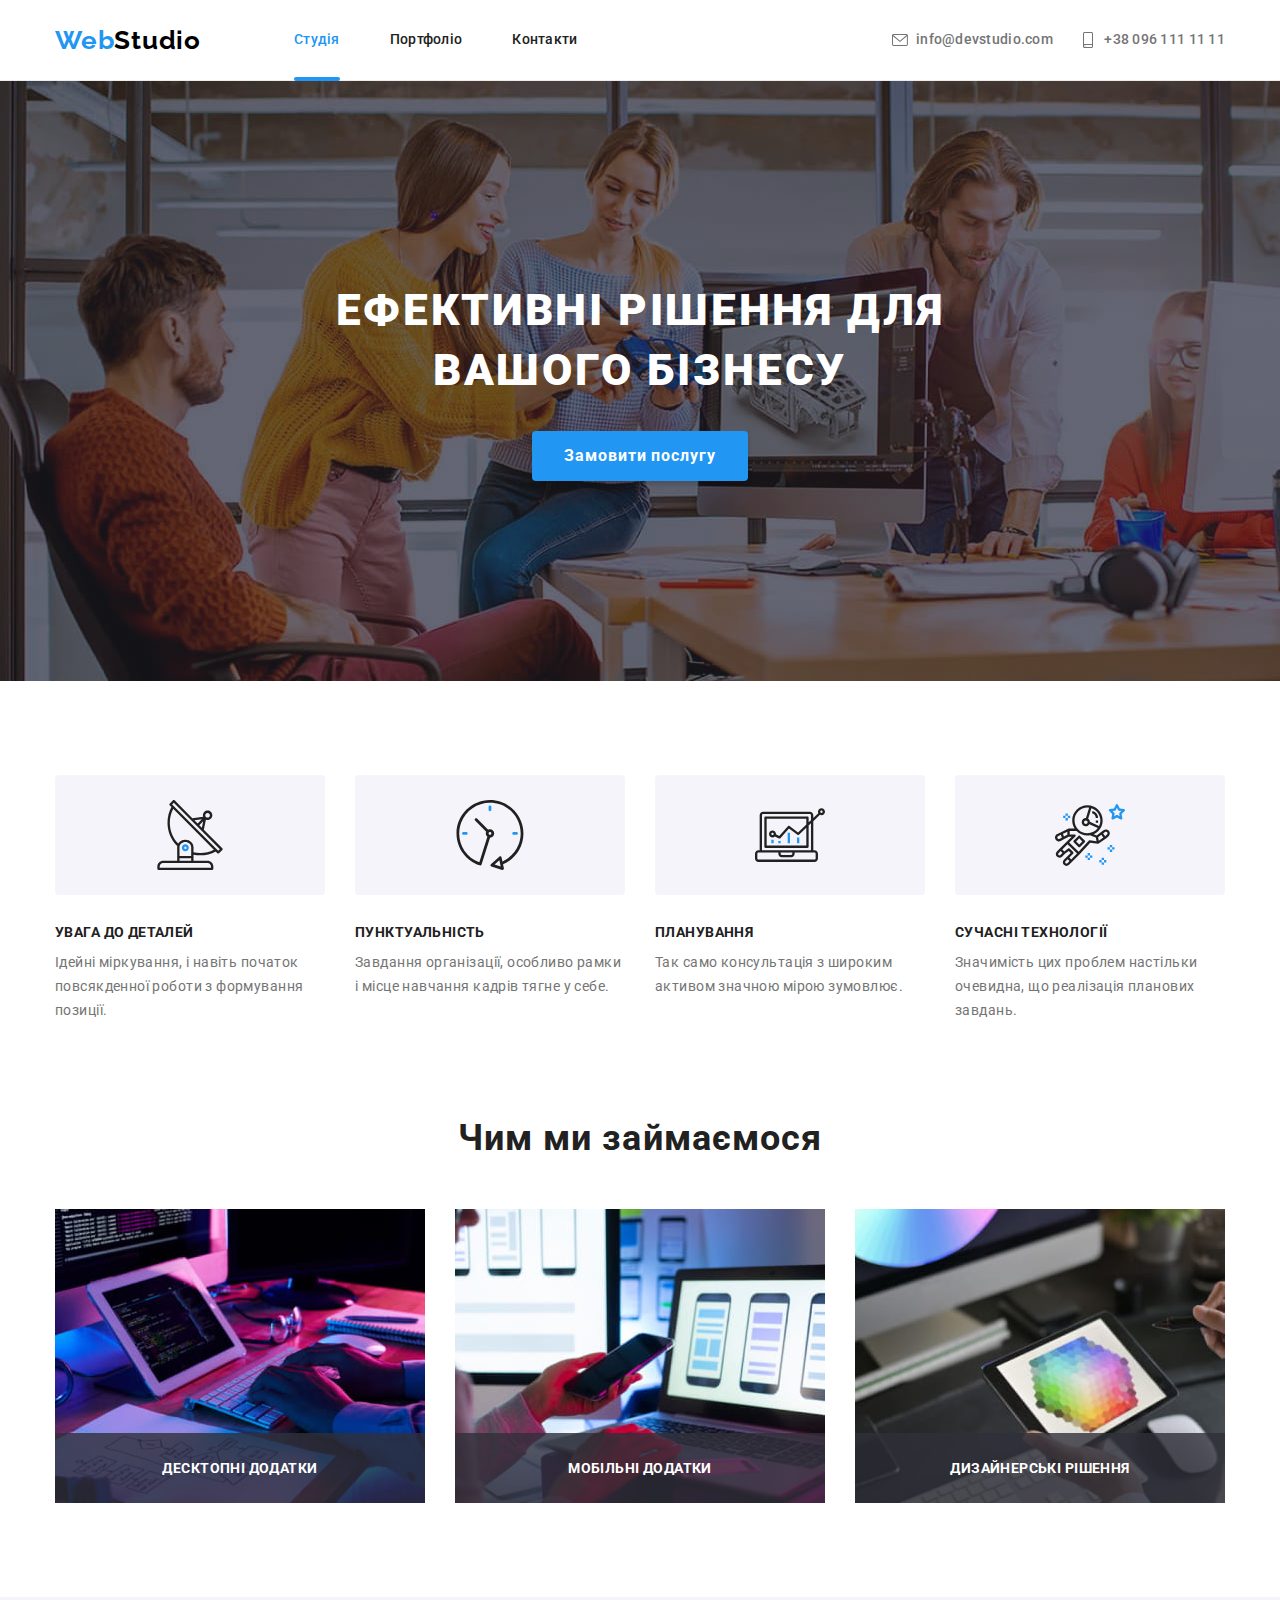
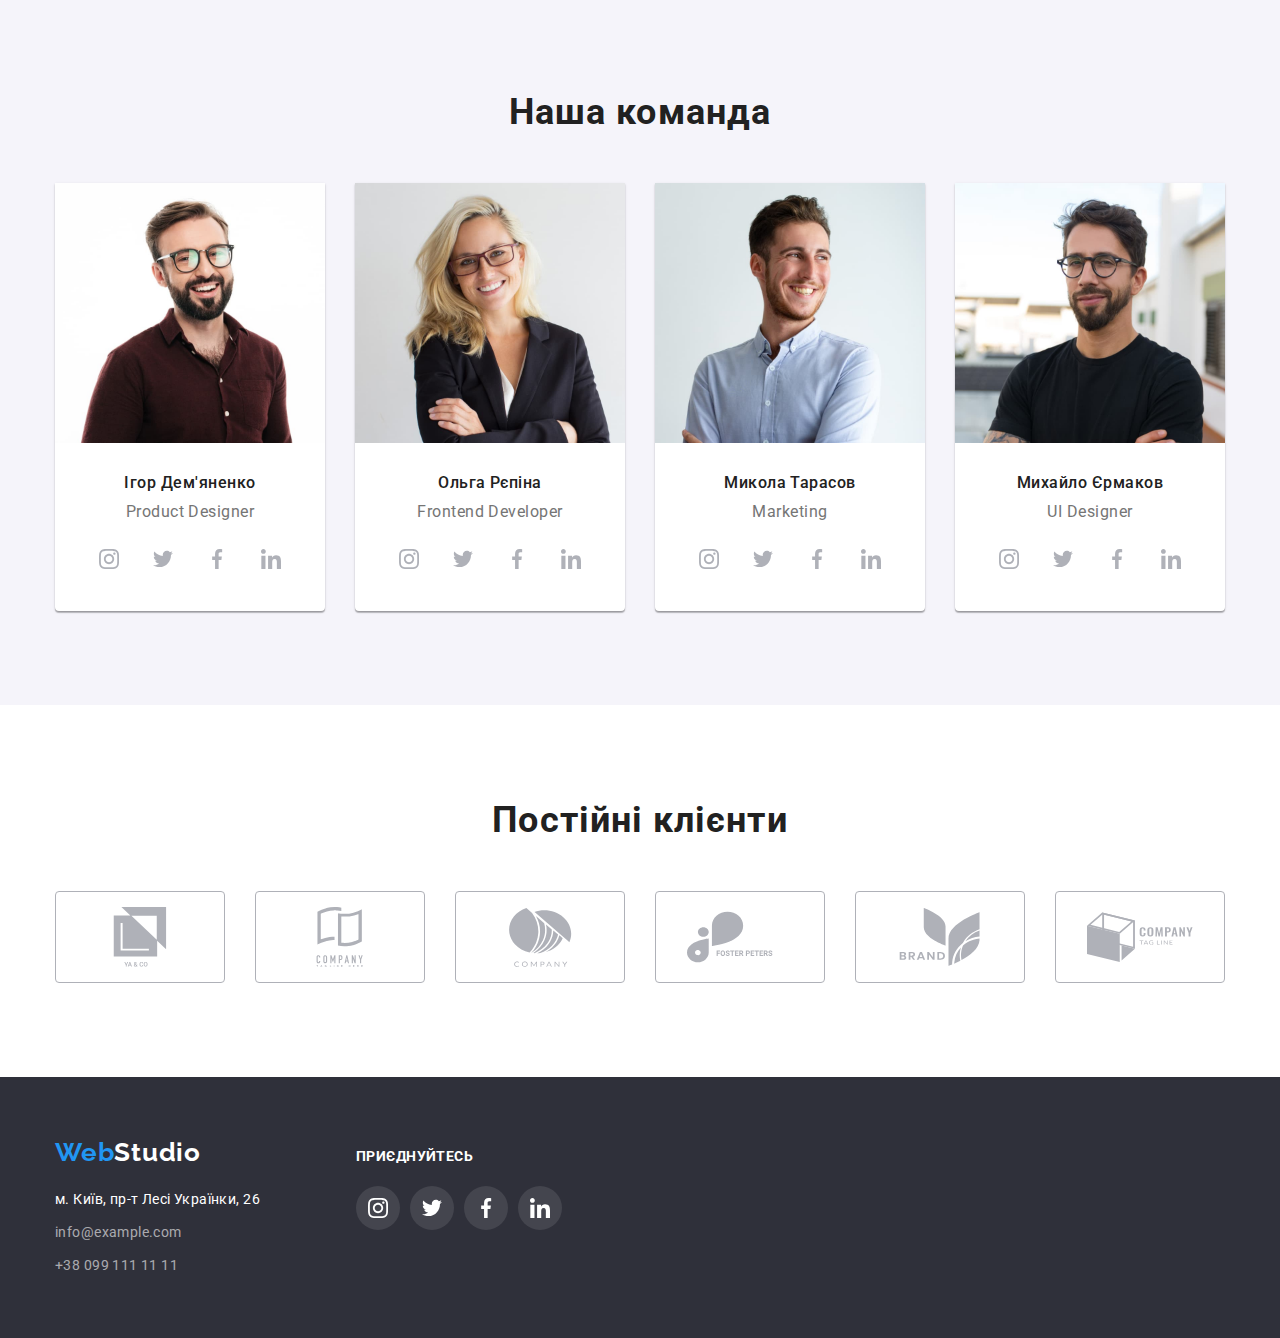
<file: index.html>
<!DOCTYPE html>
<html lang="uk">
<head>
    <meta charset="UTF-8">
    <meta http-equiv="X-UA-Compatible" content="IE=edge">
    <meta name="viewport" content="width=device-width, initial-scale=1.0">
    <title>Web Studio</title>
    <link rel="preconnect" href="https://fonts.googleapis.com">
    <link rel="preconnect" href="https://fonts.gstatic.com" crossorigin>
    <link href="https://fonts.googleapis.com/css2?family=Raleway:wght@700&family=Roboto:wght@400;500;700;900&display=swap"
        rel="stylesheet">
    <link rel="stylesheet" href="https://cdn.jsdelivr.net/npm/modern-normalize@1.1.0/modern-normalize.min.css">
    <link rel="stylesheet" href="./css/style.css">
    
</head>

<body>
    <header class="page-header"> <!--шапка сторінки-->
       <div class="page-header-container container">
            <a class="logo-accent header-logo link" href="./index.html">Web<span class="top-logo">Studio</span>
            </a>
        <nav>
            <ul class="menu-container">
                <li class="list"><a class="menu-links link current" href="./index.html">Студія</a></li>
                <li class="list"><a class="menu-links link" href="./portfolio.html">Портфоліо</a></li>
                <li class="list"><a class="menu-links link" href="">Контакти</a></li>
            </ul>
        </nav>
        <ul class="contacts-container">
            <li class="contacts-item-maill list">
                <a class="contacts-links link" href="mailto:info@devstudio.com">
                <svg lang="en" aria-label="e-mail icon" width="16" height="12">
                    <use href="./images/sprite.svg#envelope"></use>
                </svg>
                    info@devstudio.com</a>
            </li>
            <li class="contacts-item-tell list">
                <a class="contacts-links link" href="tel:+380961111111">
                    <svg lang="en" aria-label="phone icon" width="10" height="16">
                        <use href="./images/sprite.svg#smartphone"></use>
                    </svg>
                    +38 096 111 11 11</a>
            </li>
        </ul>
       </div>
    </header>

    <main> <!--Основний контент-->
        <section class="hero"> <!--Секція 1-->
            <div class="container">
                <h1 class="hero-slogan">Ефективні рішення для вашого бізнесу</h1>
                <button type="button" class="hero-btn" data-modal-open>Замовити послугу</button>
            </div>
        </section>

        <section  class="section"><!--Секція 2-->
            <div class="container">
                <h2 class="visually-hidden">Наші переваги</h2>
            <ul class="features-list list">
                <li class="features-item">
                    <div class="thumb-features">
                        <svg width="70" height="70">
                            <use href="./images/sprite.svg#antenna"></use>
                        </svg>
                    </div>
                    <h3 class="features-headers">Увага до деталей</h3>
                    <p class="features-description">Ідейні міркування, і навіть початок повсякденної роботи з формування позиції.
                    </p>
                </li>
            
                <li class="features-item">
                    <div class="thumb-features">
                        <svg width="70" height="70">
                            <use href="./images/sprite.svg#clock"></use>
                        </svg>
                    </div>
                    <h3 class="features-headers">Пунктуальність</h3>
                    <p class="features-description">Завдання організації, особливо рамки і місце навчання кадрів тягне у себе.</p>
                </li>
            
                <li class="features-item">
                    <div class="thumb-features">
                        <svg width="70" height="70">
                            <use href="./images/sprite.svg#diagram"></use>
                        </svg>
                    </div>
                    <h3 class="features-headers">Планування</h3>
                    <p class="features-description">Так само консультація з широким активом значною мірою зумовлює.</p>
                </li>
            
                <li class="features-item">
                    <div class="thumb-features">
                        <svg width="70" height="70">
                            <use href="./images/sprite.svg#astronaut"></use>
                        </svg>
                    </div>
                    <h3 class="features-headers">Сучасні технології</h3>
                    <p class="features-description">Значимість цих проблем настільки очевидна, що реалізація планових завдань.</p>
                </li>
            </ul>
            </div>
        </section>

        <section class="section directions"><!--Секція 3-->
            <div class="container">
                <h2 class="directions-header">Чим ми займаємося</h2>
                <ul class="directions-list list">
                    <li class="directions-list-item">
                        <img src="./images/box_1.jpg" alt="Процес написання коду на комп'ютері з додатковим екраном планшета" width="370">
                        <p class="direction-label">Десктопні додатки</p>
                    </li>
                    <li class="directions-list-item">
                        <img src="./images/box_2.jpg" alt="На екрані ноутбука три види інтерфейсу мобільного додатку" width="370">
                        <p class="direction-label">Мобільні додатки</p>
                    </li>
                    <li class="directions-list-item">
                        <img src="./images/box_3.jpg" alt="Дизайнер на планшеті вибирає колір з палітри кольорів" width="370">
                            <p class="direction-label">Дизайнерські рішення</p>
                    </li>
                </ul>
            </div>
        </section>

        <section class="section team"><!--Секція 4-->
            <div class="container">
                <h2 class="team-header">Наша команда</h2>
                <ul class="team-list list">
                    <li class="team-cards">
                        <img src="./images/igor_d.jpg" alt="портрет Ігора" width="270" height="260">
                        <div class="team-cards-description">
                            <h3 class="team-names">Ігор Дем'яненко</h3>
                            <p class="team-profession">Product Designer</p>
                            <ul class="team-social-list list">
                                <li class="social-links-item">
                                    <a class="team-social-links" href="">
                                        <svg class="social-icon" lang="en" aria-label="instagram icon" width="20" height="20">
                                            <use href="./images/sprite.svg#instagram"></use>
                                        </svg>
                                    </a>
                                </li>
                                <li class="social-links-item">
                                    <a class="team-social-links" href="">
                                        <svg class="social-icon" lang="en" aria-label="twitter icon" width="20" height="20">
                                          <use href="./images/sprite.svg#twitter"></use>
                                        </svg>
                                    </a>
                                </li>
                                <li class="social-links-item">
                                    <a class="team-social-links" href="">
                                        <svg class="social-icon" lang="en" aria-label="facebook icon" width="20" height="20">
                                          <use href="./images/sprite.svg#facebook"></use>
                                        </svg>
                                    </a>
                                </li>
                                <li class="social-links-item">
                                    <a class="team-social-links" href="">
                                        <svg class="social-icon" lang="en" aria-label="linkedin icon" width="20" height="20">
                                          <use href="./images/sprite.svg#linkedin"></use>
                                        </svg>
                                    </a>
                                </li>
                            </ul>
                        </div>
                    
                    </li>
                    <li class="team-cards">
                        <img src="./images/olga_r.jpg" alt="портрет Ольги" width="270" height="260">
                        <div class="team-cards-description">
                            <h3 class="team-names">Ольга Рєпіна</h3>
                            <p class="team-profession">Frontend Developer</p>
                            <ul class="team-social-list list">
                                <li class="social-links-item">
                                    <a class="team-social-links" href="">
                                        <svg class="social-icon" lang="en" aria-label="instagram icon" width="20" height="20">
                                            <use href="./images/sprite.svg#instagram"></use>
                                        </svg>
                                    </a>
                                </li>
                                <li class="social-links-item">
                                    <a class="team-social-links" href="">
                                        <svg class="social-icon" lang="en" aria-label="twitter icon" width="20" height="20">
                                            <use href="./images/sprite.svg#twitter"></use>
                                        </svg>
                                    </a>
                                </li>
                                <li class="social-links-item">
                                    <a class="team-social-links" href="">
                                        <svg class="social-icon" lang="en" aria-label="facebook icon" width="20" height="20">
                                            <use href="./images/sprite.svg#facebook"></use>
                                        </svg>
                                    </a>
                                </li>
                                <li class="social-links-item">
                                    <a class="team-social-links" href="">
                                        <svg class="social-icon" lang="en" aria-label="linkedin icon" width="20" height="20">
                                            <use href="./images/sprite.svg#linkedin"></use>
                                        </svg>
                                    </a>
                                </li>
                            </ul>
                        </div>
                    </li>
                    <li class="team-cards">
                        <img src="./images/mikola_t.jpg" alt="портрет Миколи" width="270" height="260">
                        <div class="team-cards-description">
                            <h3 class="team-names">Микола Тарасов</h3>
                            <p class="team-profession">Marketing</p>
                            <ul class="team-social-list list">
                                <li class="social-links-item">
                                    <a class="team-social-links" href="">
                                        <svg class="social-icon" lang="en" aria-label="instagram icon" width="20" height="20">
                                            <use href="./images/sprite.svg#instagram"></use>
                                        </svg>
                                    </a>
                                </li>
                                <li class="social-links-item">
                                    <a class="team-social-links" href="">
                                        <svg class="social-icon" lang="en" aria-label="twitter icon" width="20" height="20">
                                            <use href="./images/sprite.svg#twitter"></use>
                                        </svg>
                                    </a>
                                </li>
                                <li class="social-links-item">
                                    <a class="team-social-links" href="">
                                        <svg class="social-icon" lang="en" aria-label="facebook icon" width="20" height="20">
                                            <use href="./images/sprite.svg#facebook"></use>
                                        </svg>
                                    </a>
                                </li>
                                <li class="social-links-item">
                                    <a class="team-social-links" href="">
                                        <svg class="social-icon" lang="en" aria-label="linkedin icon" width="20" height="20">
                                            <use href="./images/sprite.svg#linkedin"></use>
                                        </svg>
                                    </a>
                                </li>
                            </ul>
                        </div>
                    </li>
                    <li class="team-cards">
                        <img src="./images/mikhaulo_ye.jpg" alt="портрет Михайла" width="270" height="260">
                        <div class="team-cards-description">
                            <h3 class="team-names">Михайло Єрмаков</h3>
                            <p class="team-profession">UI Designer</p>
                            <ul class="team-social-list list">
                                <li class="social-links-item">
                                    <a class="team-social-links" href="">
                                        <svg class="social-icon" lang="en" aria-label="instagram icon" width="20" height="20">
                                            <use href="./images/sprite.svg#instagram"></use>
                                        </svg>
                                    </a>
                                </li>
                                <li class="social-links-item">
                                    <a class="team-social-links" href="">
                                        <svg class="social-icon" lang="en" aria-label="twitter icon" width="20" height="20">
                                            <use href="./images/sprite.svg#twitter"></use>
                                        </svg>
                                    </a>
                                </li>
                                <li class="social-links-item">
                                    <a class="team-social-links" href="">
                                        <svg class="social-icon" lang="en" aria-label="facebook icon" width="20" height="20">
                                            <use href="./images/sprite.svg#facebook"></use>
                                        </svg>
                                    </a>
                                </li>
                                <li class="social-links-item">
                                    <a class="team-social-links" href="">
                                        <svg class="social-icon" lang="en" aria-label="linkedin icon" width="20" height="20">
                                            <use href="./images/sprite.svg#linkedin"></use>
                                        </svg>
                                    </a>
                                </li>
                            </ul>
                        </div>
                    </li>
                </ul>
            </div>
        </section>

        <section class="section">
            <div class="container">
                <h2 class="customers-header">Постійні клієнти</h2>
                <ul class="customers-list list">
                    <li class="customers-list-item">
                        <a class="customers-links link" href="">
                            <svg class="customers-icon" lang="en" aria-label="icon YA & CO" width="106" height="60">
                                <use href="./images/sprite.svg#yaco"></use>
                            </svg>
                        </a>
                    </li>
                    <li class="customers-list-item">
                        <a class="customers-links link" href="">
                            <svg class="customers-icon" lang="en" aria-label="icon Tagine Here" width="106" height="60">
                                <use href="./images/sprite.svg#union"></use>
                            </svg>
                        </a>
                    </li>
                    <li class="customers-list-item">
                        <a class="customers-links link" href="">
                            <svg class="customers-icon" lang="en" aria-label="icon Company" width="106" height="60">
                                <use href="./images/sprite.svg#object"></use>
                            </svg>
                        </a>
                    </li>
                    <li class="customers-list-item">
                        <a class="customers-links link" href="">
                            <svg class="customers-icon" lang="en" aria-label="icon Foster Peters" width="106" height="60">
                                <use href="./images/sprite.svg#fosterpeters"></use>
                            </svg>
                        </a>
                    </li>
                    <li class="customers-list-item">
                        <a class="customers-links link" href="">
                            <svg class="customers-icon" lang="en" aria-label="icon Brand" width="106" height="60">
                                <use href="./images/sprite.svg#brand"></use>
                            </svg>
                        </a>
                    </li>
                    <li class="customers-list-item">
                        <a class="customers-links link" href="">
                            <svg class="customers-icon" lang="en" aria-label="icon Tagline Company" width="106" height="60">
                                <use href="./images/sprite.svg#tagline"></use>
                            </svg>
                        </a>
                    </li>
                </ul>
            </div>
        </section>

    </main>

    <footer  class="footer"><!--Підвал-->
        <div class="container page-footer-container">
            <div class="address-container">
                <a class="logo-accent footer-logo link" href="./index.html">Web<span class="bottom-logo">Studio</span>
                </a>
                <address>
                    <ul class="list">
                        <li class="address-items">
                            <a class="address-link link" href="https://goo.gl/maps/CPtrU1FHBa2aNyZL9" target="_blank"
                                rel="noopener noreferrer nofollow">м. Київ, пр-т Лесі
                                Українки, 26</a>
                        </li>
                        <li class="address-items"><a class="footer-contacts link" href="mailto:info@example.com">info@example.com</a>
                        </li>
                        <li class="address-items"><a class="footer-contacts link" href="tel:+380991111111">+38 099 111 11 11</a></li>
                    </ul>
                </address>
            </div>

            <div>
                 <p class="social-footer">приєднуйтесь</p>
                <ul class="footer-social-list list">
                    <li class="social-list-item">
                        <a class="footer-social-links link" href="">
                            <svg class="footer-social-icon"  lang="en" aria-label="instagram icon" width="20" height="20">
                                <use href="./images/sprite.svg#instagram"></use>
                            </svg>
                        </a>
                    </li>
                    <li class="social-list-item">
                        <a class="footer-social-links link" href="">
                            <svg class="footer-social-icon" lang="en" aria-label="twitter icon" width="20" height="20">
                                <use href="./images/sprite.svg#twitter"></use>
                            </svg>
                        </a>
                    </li>
                    <li class="social-list-item">
                        <a class="footer-social-links link" href="">
                            <svg class="footer-social-icon" lang="en" aria-label="facebook icon" width="20" height="20">
                                <use href="./images/sprite.svg#facebook"></use>
                            </svg>
                        </a>
                    </li>
                    <li class="social-list-item">
                        <a class="footer-social-links link" href="">
                            <svg class="footer-social-icon" lang="en" aria-label="linkedin icon" width="20" height="20">
                                <use href="./images/sprite.svg#linkedin"></use>
                            </svg>
                        </a>
                    </li>
                </ul>
            </div>
        </div>
    
    </footer>

    <div class="backdrop is-hidden" data-modal>
        <div class="modal">
            <button type="button" class="close-btn" data-modal-close>
                <svg class="close-icon" width="18" height="18">
                    <use lang="en" aria-label="icon close" href="./images/sprite.svg#close"></use>
                </svg>
            </button>
        </div>
    </div>

    <script src="./js/modal.js"></script>
</body>
</html>
</file>
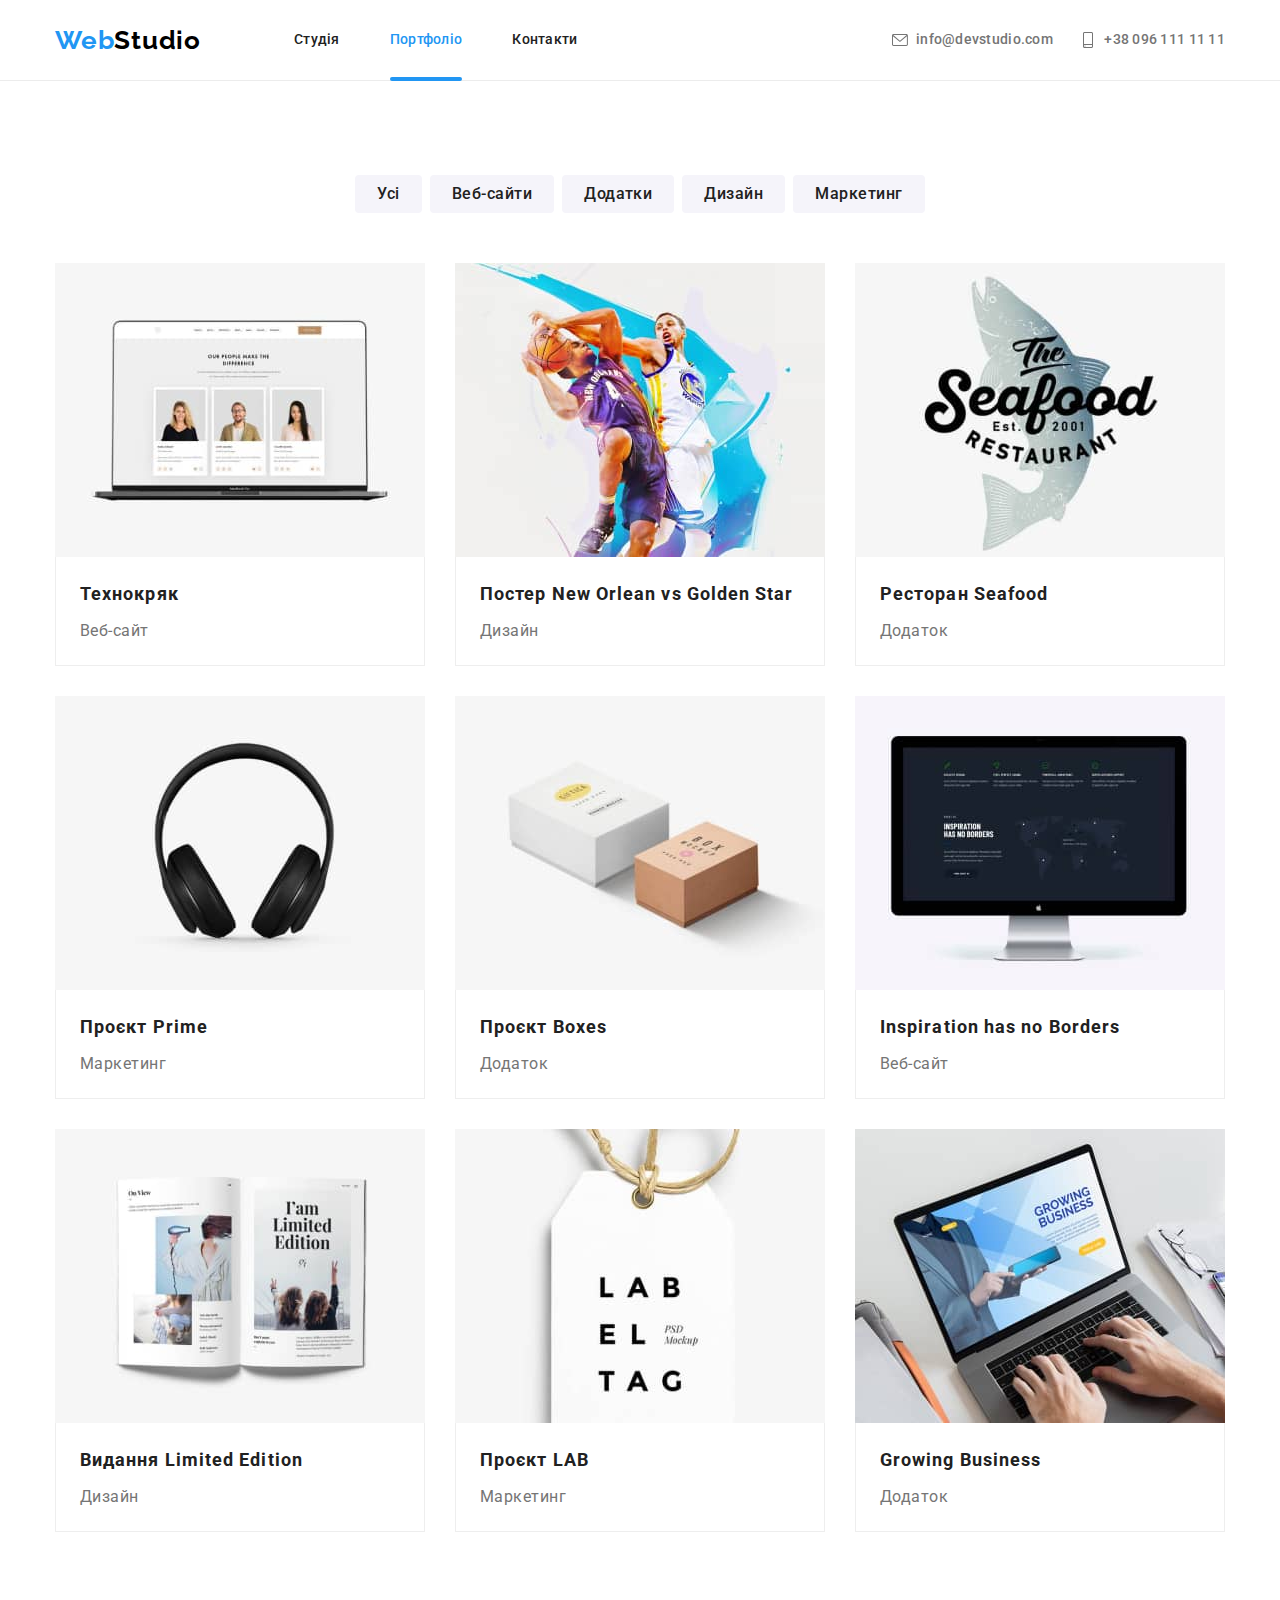
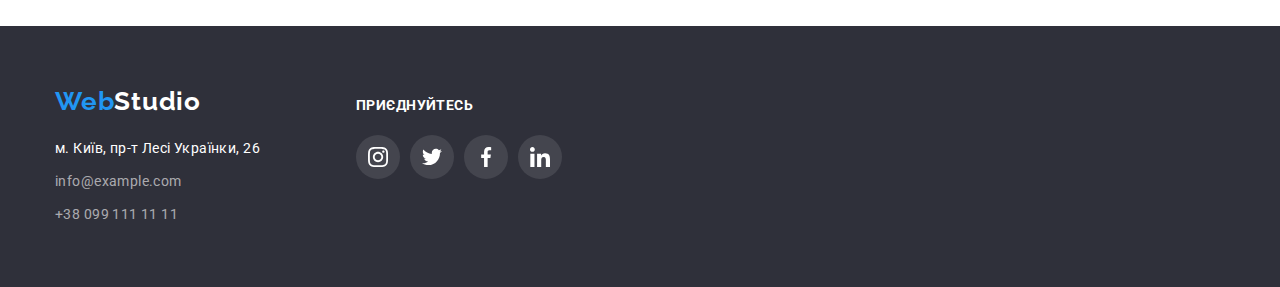
<file: portfolio.html>
<!DOCTYPE html>
<html lang="uk">
<head>
    <meta charset="UTF-8">
    <meta http-equiv="X-UA-Compatible" content="IE=edge">
    <meta name="viewport" content="width=device-width, initial-scale=1.0">
    <title>Portfolio</title>
    <link rel="preconnect" href="https://fonts.googleapis.com">
    <link rel="preconnect" href="https://fonts.gstatic.com" crossorigin>
    <link href="https://fonts.googleapis.com/css2?family=Raleway:wght@700&family=Roboto:wght@400;500;700;900&display=swap"
        rel="stylesheet">
    <link rel="stylesheet" href="https://cdn.jsdelivr.net/npm/modern-normalize@1.1.0/modern-normalize.min.css">
    <link rel="stylesheet" href="./css/style.css">
    
</head>

<body>
    <header class="page-header"><!--шапка сторінки-->
        <div class="page-header-container container">
            <a class="logo-accent header-logo link" href="./index.html">Web<span class="top-logo">Studio</span>
            </a>
        <nav>
            <ul class="menu-container">
                <li class="list"><a class="menu-links link" href="./index.html">Студія</a></li>
                <li class="list"><a class="menu-links link current" href="./portfolio.html">Портфоліо</a></li>
                <li class="list"><a class="menu-links link" href="">Контакти</a></li>
            </ul>
        </nav>
    
        <ul class="contacts-container">
            <li class="contacts-item-maill list">
                <a class="contacts-links link" href="mailto:info@devstudio.com">
                    <svg lang="en" aria-label="e-mail icon" width="16" height="12">
                        <use href="./images/sprite.svg#envelope"></use>
                    </svg>
                    info@devstudio.com</a>
            </li>
            <li class="contacts-item-tell list">
                <a class="contacts-links link" href="tel:+380961111111">
                    <svg lang="en" aria-label="phone icon" width="10" height="16">
                        <use href="./images/sprite.svg#smartphone"></use>
                    </svg>
                    +38 096 111 11 11</a>
            </li>
        </ul>
        </div>
    </header>

    <main><!--Основний контент-->
        <h1 class="visually-hidden">Портфоліо</h1>

    <section class="section">
        <div class="container">
            <ul class="filter-list list">
                <li><button class="filter-btn" type="button">Усі</button></li>
                <li><button class="filter-btn" type="button">Веб-сайти</button></li>
                <li><button class="filter-btn" type="button">Додатки</button></li>
                <li><button class="filter-btn" type="button">Дизайн</button></li>
                <li><button class="filter-btn" type="button">Маркетинг</button></li>
            </ul>
            
            <ul class="project-list list">
                <li>
                    <a class="project-links link" href="">
                        <div class="project-wrapper">
                            <img src="./images/portfolio/tehnokryak.jpg" alt="екран ноутбука з зображенням веб-сайту" width="370">
                            <div class="overlay">
                                <p class="overlay-label">Ресурс пропонує комплексні пропозиції з різним рівнем функціоналу та сервісів. Все це дозволить відвідувачу
                                    отримати
                                    вичерпні відомості про компанію чи приватну особу.</p>
                            </div>
                        </div>
                        <div class="project-card-container">
                            <h2 class="project-headers">Технокряк</h2>
                            <p class="project-description">Веб-сайт</p>
                        </div>
                    </a>
                </li>
            
                <li>
                    <a class="project-links link" href="">
                        <div class="project-wrapper">
                            <img src="./images/portfolio/poster-orlean.jpg" alt="двоє баскедболістів змагаються за перемогу" width="370">
                            <div class="overlay">
                                <p class="overlay-label">Ресурс пропонує комплексні пропозиції з різним рівнем функціоналу та сервісів. Все це
                                    дозволить відвідувачу
                                    отримати
                                    вичерпні відомості про компанію чи приватну особу.</p>
                            </div>
                        </div>
                        <div class="project-card-container">
                            <h2 class="project-headers">Постер New Orlean vs Golden Star</h2>
                            <p class="project-description">Дизайн</p>
                        </div>
                    </a>
                </li>
            
                <li>
                    <a class="project-links link" href="">
                        <div class="project-wrapper">
                            <img src="./images/portfolio/restoran.jpg" alt="риба логотип морської їжі" width="370">
                            <div class="overlay">
                                <p class="overlay-label">Ресурс пропонує комплексні пропозиції з різним рівнем функціоналу та сервісів. Все це
                                    дозволить відвідувачу
                                    отримати
                                    вичерпні відомості про компанію чи приватну особу.</p>
                            </div>
                        </div>
                        <div class="project-card-container">
                            <h2 class="project-headers">Ресторан Seafood</h2>
                            <p class="project-description">Додаток</p>
                        </div>
                    </a>
                </li>
            
                <li>
                    <a class="project-links link" href="">
                        <div class="project-wrapper">
                            <img src="./images/portfolio/prime-proj.jpg" alt="навушники" width="370">
                            <div class="overlay">
                                <p class="overlay-label">Ресурс пропонує комплексні пропозиції з різним рівнем функціоналу та сервісів. Все це
                                    дозволить відвідувачу
                                    отримати
                                    вичерпні відомості про компанію чи приватну особу.</p>
                            </div>
                        </div>
                         <div class="project-card-container">
                            <h2 class="project-headers">Проєкт Prime</h2>
                            <p class="project-description">Маркетинг</p>
                        </div>
                    </a>
                </li>
            
                <li>
                    <a class="project-links link" href="">
                        <div class="project-wrapper">
                            <img src="./images/portfolio/proj-boxes.jpg" alt="дві коробочки на білому фоні" width="370">
                            <div class="overlay">
                                <p class="overlay-label">Ресурс пропонує комплексні пропозиції з різним рівнем функціоналу та сервісів. Все це
                                    дозволить відвідувачу
                                    отримати
                                    вичерпні відомості про компанію чи приватну особу.</p>
                            </div>
                        </div>
                        <div class="project-card-container">
                            <h2 class="project-headers">Проєкт Boxes</h2>
                            <p class="project-description">Додаток</p>
                        </div>
                    </a>
                </li>
            
                <li>
                    <a class="project-links link" href="">
                        <div class="project-wrapper">
                            <img src="./images/portfolio/inspiration.jpg" alt="монітор з веб-сайтом" width="370">
                            <div class="overlay">
                                <p class="overlay-label">Ресурс пропонує комплексні пропозиції з різним рівнем функціоналу та сервісів. Все це
                                    дозволить відвідувачу
                                    отримати
                                    вичерпні відомості про компанію чи приватну особу.</p>
                            </div>
                        </div>
                        <div class="project-card-container">
                            <h2 class="project-headers">Inspiration has no Borders</h2>
                            <p class="project-description">Веб-сайт</p>
                        </div>
                    </a>
                </li>
            
                <li>
                    <a class="project-links link" href="">
                        <div class="project-wrapper">
                            <img src="./images/portfolio/limited-edition.jpg" alt="розгорнута книга" width="370">
                            <div class="overlay">
                                <p class="overlay-label">Ресурс пропонує комплексні пропозиції з різним рівнем функціоналу та сервісів. Все це
                                    дозволить відвідувачу
                                    отримати
                                    вичерпні відомості про компанію чи приватну особу.</p>
                            </div>
                        </div>
                        <div class="project-card-container">
                            <h2 class="project-headers">Видання Limited Edition</h2>
                            <p class="project-description">Дизайн</p>
                        </div>
                    </a>
                </li>
            
                <li>
                    <a class="project-links link" href="">
                        <div class="project-wrapper">
                            <img src="./images/portfolio/lab.jpg" alt="бірка з надписом лаб ель таг" width="370">
                            <div class="overlay">
                                <p class="overlay-label">Ресурс пропонує комплексні пропозиції з різним рівнем функціоналу та сервісів. Все це
                                    дозволить відвідувачу
                                    отримати
                                    вичерпні відомості про компанію чи приватну особу.</p>
                            </div>
                        </div>
                        <div class="project-card-container">
                            <h2 class="project-headers">Проєкт LAB</h2>
                            <p class="project-description">Маркетинг</p>
                        </div>
                    </a>
                </li>
            
                <li>
                    <a class="project-links link" href="">
                        <div class="project-wrapper">
                            <img src="./images/portfolio/growing-bussines.jpg" alt="робота за ноутбуком в додатку бізнесу" width="370">
                            <div class="overlay">
                                <p class="overlay-label">Ресурс пропонує комплексні пропозиції з різним рівнем функціоналу та сервісів. Все це
                                    дозволить відвідувачу
                                    отримати
                                    вичерпні відомості про компанію чи приватну особу.</p>
                            </div>
                        </div>
                        <div class="project-card-container">
                            <h2 class="project-headers">Growing Business</h2>
                            <p class="project-description">Додаток</p>
                        </div>
                    </a>
                </li>
            </ul>
        </div>

    </section>
    
    </main>

    <footer class="footer"><!--Підвал-->
        <div class="container page-footer-container">
            <div class="address-container">
                <a class="logo-accent footer-logo link" href="./index.html">Web<span class="bottom-logo">Studio</span>
                </a>
                <address>
                    <ul class="list">
                        <li class="address-items">
                            <a class="address-link link" href="https://goo.gl/maps/CPtrU1FHBa2aNyZL9" target="_blank"
                                rel="noopener noreferrer nofollow">м. Київ, пр-т Лесі
                                Українки, 26</a>
                        </li>
                        <li class="address-items"><a class="footer-contacts link"
                                href="mailto:info@example.com">info@example.com</a>
                        </li>
                        <li class="address-items"><a class="footer-contacts link" href="tel:+380991111111">+38 099 111 11
                                11</a></li>
                    </ul>
                </address>
            </div>
    
            <div>
                <p class="social-footer">приєднуйтесь</p>
                <ul class="footer-social-list list">
                    <li class="social-list-item">
                        <a class="footer-social-links link" href="">
                            <svg class="footer-social-icon" lang="en" aria-label="instagram icon" width="20" height="20">
                                <use href="./images/sprite.svg#instagram"></use>
                            </svg>
                        </a>
                    </li>
                    <li class="social-list-item">
                        <a class="footer-social-links link" href="">
                            <svg class="footer-social-icon" lang="en" aria-label="twitter icon" width="20" height="20">
                                <use href="./images/sprite.svg#twitter"></use>
                            </svg>
                        </a>
                    </li>
                    <li class="social-list-item">
                        <a class="footer-social-links link" href="">
                            <svg class="footer-social-icon" lang="en" aria-label="facebook icon" width="20" height="20">
                                <use href="./images/sprite.svg#facebook"></use>
                            </svg>
                        </a>
                    </li>
                    <li class="social-list-item">
                        <a class="footer-social-links link" href="">
                            <svg class="footer-social-icon" lang="en" aria-label="linkedin icon" width="20" height="20">
                                <use href="./images/sprite.svg#linkedin"></use>
                            </svg>
                        </a>
                    </li>
                </ul>
            </div>
        </div>
    
    </footer>
</body>
</html>
</file>
<file: css/style.css>
:root {
  --primary-font-text: "Roboto", sans-serif;
  --logo-font-text: "Raleway", sans-serif;
  --accent-color: #2196f3;
  --accent-second-color: #000000;
  --headers-color: #212121;
  --text-color: #757575;
  --background-footer-color: #2f303a;
  --primary-page-color: #ffffff;
  --team-section-color: #f5f4fa;
  --accent-active-color: #188ce8;
  --line-shadow-color: #ececec;
  --translucent-page-color: #ffffff99;
  --project-border-color: #eeeeee;
  --bg-hero-color: #c4c4c4;
  --icon-fill: #afb1b8;
  --transition-time-end-timing: 250ms cubic-bezier(0.4, 0, 0.2, 1);
}

body {
  font-family: var(--primary-font-text);
  font-size: 14px;
  letter-spacing: 0.03em;

  background-color: var(--primary-page-color);
  color: var(--text-color);
}

h1,
h2,
h3,
h4,
p {
  margin: 0;
}

ul,
ol {
  margin: 0;
  padding-left: 0;
}

img {
  display: block;
  max-width: 100%;
  height: auto;
}

button {
  display: block;
  margin: 0 auto;
  cursor: pointer;
  border: none;
  border-radius: 4px;
}

.list {
  list-style: none;
}

.link {
  text-decoration: none;
}

.visually-hidden {
  position: absolute;
  white-space: nowrap;
  width: 1px;
  height: 1px;
  overflow: hidden;
  border: 0;
  padding: 0;
  clip: rect(0 0 0 0);
  clip-path: inset(50%);
  margin: -1px;
}

.container {
  width: 1200px;
  margin: 0 auto;
  padding: 0 15px;
}

.section {
  padding-top: 94px;
  padding-bottom: 94px;
}

/* ====general-logo-items=== */
.logo-accent {
  display: block;

  font-family: var(--logo-font-text);
  font-weight: 700;
  font-size: 26px;
  line-height: 1.19;
  letter-spacing: 0.03em;

  color: var(--accent-color);
}

/* ====general-logo-items-end=== */

/* ====header=== */
/* ====menu=== */
.header-logo {
  margin-right: 93px;
}

.top-logo {
  color: var(--accent-second-color);
}

.page-header {
  border-bottom: 1px solid var(--line-shadow-color);
}

.page-header-container {
  display: flex;
  align-items: center;
}

.menu-container {
  display: flex;
  column-gap: 50px;
}

.menu-links {
  position: relative;
  display: block;
  padding-top: 32px;
  padding-bottom: 32px;

  font-weight: 500;
  line-height: 1.14;
  letter-spacing: 0.02em;
  color: var(--headers-color);

  transition: color var(--transition-time-end-timing);
}

.menu-links:hover,
.menu-links:focus {
  color: var(--accent-color);
}

.menu-links::before,
.menu-links::before {
  content: "";
  position: absolute;
  left: 0;
  bottom: -1px;

  width: 100%;
  height: 4px;

  border-radius: 2px;

  transform: scaleX(0);
  transition: background-color var(--transition-time-end-timing),
    transform var(--transition-time-end-timing);
}

.menu-links:hover::before,
.menu-links:focus::before {
  background-color: var(--accent-color);

  transform: scaleX(1);
}

.current {
  color: var(--accent-color);
}

.current::after {
  content: "";
  position: absolute;
  left: 0;
  bottom: -1px;
  width: 100%;
  height: 4px;

  border-radius: 2px;
  background-color: var(--accent-color);
}

/* ====menu-end=== */

/* ====contacts== */
.contacts-container {
  display: flex;
  margin-left: auto;
  column-gap: 30px;
}

.contacts-item-maill {
  width: 161px;
}

.contacts-item-tell {
  width: 142px;
}

.contacts-links {
  display: flex;
  align-items: center;
  justify-content: space-between;
  padding: 32px 0;

  fill: currentColor;

  font-weight: 500;
  line-height: 1.14;
  letter-spacing: 0.02em;
  color: var(--text-color);

  transition: color var(--transition-time-end-timing);
}

.contacts-links:hover,
.contacts-links:focus {
  color: var(--accent-color);
}

/* ====contacts-end== */
/* ====header-end=== */

/* ====main-studio==== */
/* ===section-hero=== */
.hero {
  padding: 200px 0;
  max-width: 1600px;
  height: 600px;
  margin: 0 auto;

  background-size: cover;
  background-repeat: no-repeat;
  background-color: var(--bg-hero-color);
  background-image: linear-gradient(to right,
      rgba(47, 48, 58, 0.4),
      rgba(47, 48, 58, 0.4)),
    url(../images/hero-image.jpg);
}

.hero-slogan {
  margin: 0 auto 30px;
  width: 696px;

  font-weight: 900;
  font-size: 44px;
  line-height: 1.36;
  text-align: center;
  letter-spacing: 0.06em;
  text-transform: uppercase;
  color: var(--primary-page-color);
}

.hero-btn {
  padding: 10px 32px;

  font-family: inherit;
  font-weight: 700;
  font-size: 16px;
  line-height: 1.88;
  letter-spacing: 0.06em;

  background-color: var(--accent-color);
  color: var(--primary-page-color);
  box-shadow: 0px 4px 4px rgba(0, 0, 0, 0.15);

  transition: background var(--transition-time-end-timing);
}

.hero-btn:active,
.hero-btn:hover,
.hero-btn:focus {
  background: var(--accent-active-color);
  box-shadow: 0px 4px 4px rgba(0, 0, 0, 0.15);
}

/* ===section-hero-end=== */

/* ===sectin-features=== */
.thumb-features {
  display: flex;
  align-items: center;
  justify-content: center;
  width: 270px;
  height: 120px;
  margin-bottom: 30px;

  background-color: var(--team-section-color);
  border-radius: 4px;
}

.features-list {
  display: flex;
  column-gap: 30px;
}

.features-item {
  width: 270px;
}

.features-headers {
  margin-bottom: 10px;

  font-weight: 700;
  font-size: 14px;
  line-height: 1.14;
  letter-spacing: 0.03em;
  text-transform: uppercase;
  color: var(--headers-color);
}

.features-description {
  line-height: 1.71;
  letter-spacing: 0.03em;
  color: var(--text-color);
}

/* ===section-features-end=== */

/* ===section-directions=== */
.directions {
  padding-top: 0;
}

.directions-list {
  display: flex;
  column-gap: 30px;
}

.directions-list-item {
  position: relative;
}

.direction-label {
  position: absolute;
  bottom: 0;

  display: flex;
  align-items: center;
  justify-content: center;
  width: 100%;
  height: 70px;

  font-weight: 700;
  line-height: 1.43;
  text-transform: uppercase;
  color: var(--primary-page-color);

  background-color: rgba(47, 48, 58, 0.8);
}

/* ===section-directions-end=== */

/* ===directions-and-team-headers== */
.directions-header,
.team-header,
.customers-header {
  margin-bottom: 50px;

  font-weight: 700;
  font-size: 36px;
  line-height: 1.17;
  text-align: center;
  letter-spacing: 0.03em;
  color: var(--headers-color);
}

/* ===directions-and-team-headers== */

/* ===section-team=== */
.team {
  background-color: var(--team-section-color);
}

.team-list {
  display: flex;
  column-gap: 30px;
}

.team-cards {
  background-color: var(--primary-page-color);
  box-shadow: 0px 1px 3px rgba(0, 0, 0, 0.12), 0px 1px 1px rgba(0, 0, 0, 0.14),
    0px 2px 1px rgba(0, 0, 0, 0.2);
  border-radius: 0px 0px 4px 4px;
}

.team-cards-description {
  padding-top: 30px;
  padding-bottom: 30px;
}

.team-names {
  margin-bottom: 10px;

  font-weight: 500;
  font-size: 16px;
  line-height: 1.19;
  text-align: center;
  letter-spacing: 0.03em;
  color: var(--headers-color);
}

.team-profession {
  margin-bottom: 16px;

  font-size: 16px;
  line-height: 1.19;
  text-align: center;
  letter-spacing: 0.03em;
  color: var(--text-color);
}

.team-social-list {
  display: flex;
  justify-content: center;
  column-gap: 10px;
}

.social-links-item {
  width: 44px;
  height: 44px;
}

.team-social-links {
  display: flex;
  justify-content: center;
  align-items: center;
  width: 100%;
  height: 100%;
  border-radius: 50%;

  color: var(--icon-fill);
  transition: color var(--transition-time-end-timing),
    background-color var(--transition-time-end-timing);
}

.social-icon {
  fill: currentColor;
}

.team-social-links:hover,
.team-social-links:focus {
  color: var(--primary-page-color);
  background-color: var(--accent-color);
}

.customers-list {
  display: flex;
  column-gap: 30px;
}

.customers-list-item {
  width: 170px;
  height: 92px;
}

.customers-links {
  display: flex;
  justify-content: center;
  align-items: center;
  width: 100%;
  height: 100%;

  color: var(--icon-fill);
  border: 1px solid var(--icon-fill);
  border-radius: 4px;

  transition: color var(--transition-time-end-timing),
    border-color var(--transition-time-end-timing);
}

.customers-icon {
  fill: currentColor;
}

.customers-links:hover,
.customers-links:focus {
  color: var(--accent-color);
  border-color: var(--accent-color);
}

/* ===section-team-end=== */
/* ====main-studio-end==== */

/*=======portfolio=page========*/
/* ===filter-buttons=== */
.filter-list {
  display: flex;
  justify-content: center;
  column-gap: 8px;
  margin-bottom: 50px;
}

.filter-btn {
  padding: 6px 22px;

  font-weight: 500;
  font-size: 16px;
  line-height: 1.63;
  text-align: center;
  letter-spacing: 0.03em;

  background-color: var(--team-section-color);
  color: var(--headers-color);

  transition: background var(--transition-time-end-timing),
    color var(--transition-time-end-timing),
    box-shadow var(--transition-time-end-timing);
}

.filter-btn:active,
.filter-btn:focus,
.filter-btn:hover {
  background: var(--accent-color);
  box-shadow: 0px 3px 1px rgba(0, 0, 0, 0.1), 0px 1px 2px rgba(0, 0, 0, 0.08),
    0px 2px 2px rgba(0, 0, 0, 0.12);
  color: var(--primary-page-color);
}

/* ===filter-buttons-end=== */

/* ===portfolio-projects=== */
.project-list {
  display: flex;
  flex-wrap: wrap;
  gap: 30px;
}

.project-wrapper {
  position: relative;
  overflow: hidden;
}

.overlay {
  position: absolute;
  left: 0;
  top: 0;

  width: 370px;
  height: 294px;
  padding: 63px 24px;

  background-color: rgba(33, 150, 243, 0.9);
  transform: translateY(100%);
  transition: transform var(--transition-time-end-timing);
}

.project-links:hover .overlay,
.project-links:focus .overlay {
  transform: translateY(0%);
}

.overlay-label {
  font-weight: 400;
  font-size: 18px;
  line-height: 1.55;
  letter-spacing: 0.03em;
  color: var(--primary-page-color);
}

.project-links {
  display: block;

  transition: box-shadow var(--transition-time-end-timing);
}

.project-links:hover,
.project-links:focus {
  box-shadow: 0px 1px 1px rgba(0, 0, 0, 0.12), 0px 4px 4px rgba(0, 0, 0, 0.06),
    1px 4px 6px rgba(0, 0, 0, 0.16);
}

.project-headers {
  margin-bottom: 4px;

  font-family: inherit;
  font-weight: 700;
  font-size: 18px;
  line-height: 2;
  letter-spacing: 0.06em;
  color: var(--headers-color);
}

.project-description {
  font-family: inherit;
  font-size: 16px;
  line-height: 1.88;
  letter-spacing: 0.03em;
  color: var(--text-color);
}

.project-card-container {
  padding: 19px 24px;
  border: 1px solid var(--project-border-color);
  border-top: none;
}

/* ===portfolio-projects-end=== */
/*=======portfolio=page-end========*/

/* ===footer=== */
.footer-logo {
  margin-bottom: 20px;
}

.bottom-logo {
  color: var(--primary-page-color);
}

.footer {
  padding-top: 60px;
  padding-bottom: 60px;

  background-color: var(--background-footer-color);
}

.page-footer-container {
  display: flex;
  align-items: baseline;
}

.address-container {
  width: 231px;
  margin-right: 70px;
}

.address-items:not(:last-child) {
  margin-bottom: 9px;
}

.address-link {
  font-style: normal;
  font-weight: 400;
  line-height: 1.71;
  letter-spacing: 0.03em;
  color: var(--primary-page-color);

  transition: color var(--transition-time-end-timing);
}

.address-link:hover,
.address-link:focus {
  color: var(--accent-color);
}

.footer-contacts {
  font-style: normal;
  font-weight: 400;
  line-height: 1.71;
  letter-spacing: 0.03em;
  color: var(--translucent-page-color);

  transition: color var(--transition-time-end-timing);
}

.footer-contacts:hover,
.footer-contacts:focus {
  color: var(--accent-color);
}

.social-footer {
  margin-bottom: 20px;

  font-weight: 700;
  line-height: 1.43;
  letter-spacing: 0.03em;
  text-transform: uppercase;
  color: var(--primary-page-color);
}

.footer-social-list {
  display: flex;
  column-gap: 10px;
}

.social-list-item {
  display: flex;
  justify-content: center;
  align-items: center;
  width: 44px;
  height: 44px;
}

.footer-social-links {
  display: flex;
  justify-content: center;
  align-items: center;
  width: 100%;
  height: 100%;

  color: var(--primary-page-color);
  background-color: rgba(255, 255, 255, 0.1);
  border-radius: 50%;

  transition: background-color var(--transition-time-end-timing);
}

.footer-social-icon {
  fill: currentColor;
}

.footer-social-links:hover,
.footer-social-links:focus {
  background-color: var(--accent-color);
}

/* ===footer-end=== */

/* ===backdrop=== */
.backdrop {
  position: fixed;
  left: 0;
  top: 0;
  width: 100%;
  height: 100%;
  z-index: 777;

  background-color: rgba(0, 0, 0, 0.2);
  transition: opacity var(--transition-time-end-timing);
}

.is-hidden {
  visibility: hidden;
  opacity: 0;
  pointer-events: none;
}

/* ===backdrop-end=== */

/* ===modal-window=== */
.backdrop.is-hidden .modal {
  transform: translate(-50%, -50%) translateY(100%);
}

.modal {
  position: absolute;
  left: 50%;
  top: 50%;
  width: 528px;
  height: 582px;

  background-color: var(--primary-page-color);
  box-shadow: 0px 1px 3px rgba(0, 0, 0, 0.12), 0px 1px 1px rgba(0, 0, 0, 0.14),
    0px 2px 1px rgba(0, 0, 0, 0.2);
  border-radius: 4px;

  transform: translate(-50%, -50%) translateY(0);
  transition: transform var(--transition-time-end-timing),
    visibility var(--transition-time-end-timing);
}

.close-btn {
  position: absolute;
  top: 8px;
  right: 8px;

  display: flex;
  align-items: center;
  justify-content: center;
  width: 30px;
  height: 30px;
  padding: 0;

  background-color: var(--primary-page-color);
  border: 1px solid rgba(0, 0, 0, 0.1);
  border-radius: 50%;
}

.close-icon {
  fill: var(--accent-second-color);
}

/* ===modal-window-end=== */
</file>
